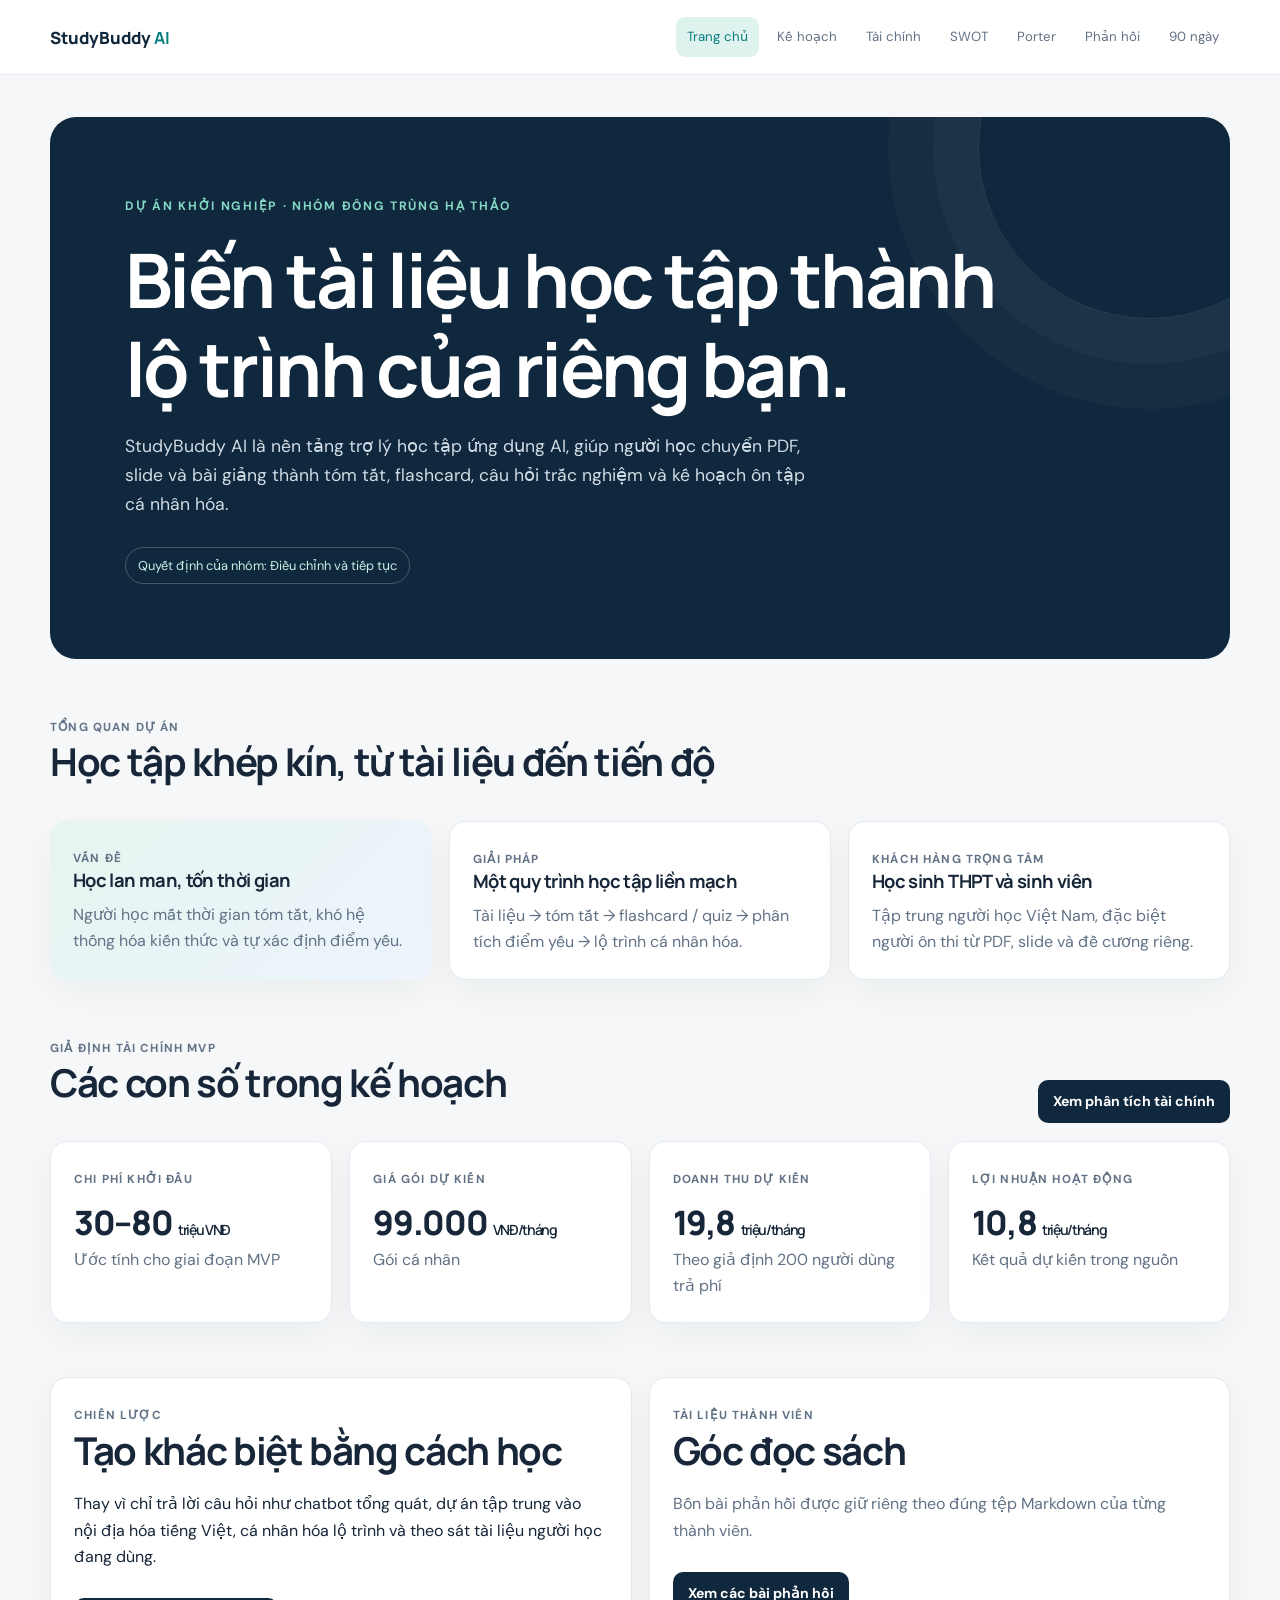
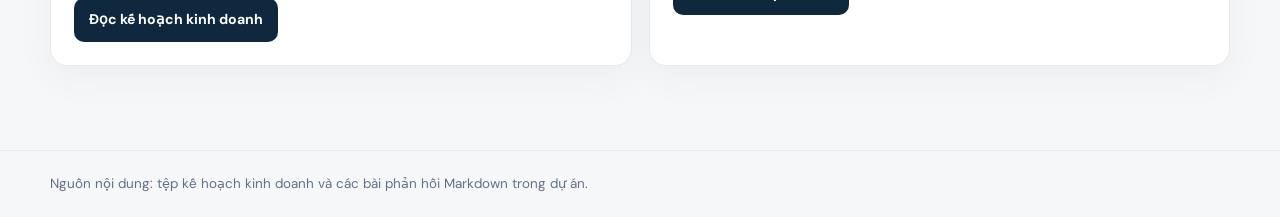
<file: index.html>
<!doctype html><html lang="vi"><head><meta charset="utf-8"><meta name="viewport" content="width=device-width,initial-scale=1"><title>StudyBuddy AI | Dự án khởi nghiệp</title><link rel="stylesheet" href="style.css"></head><body><header class="topbar"><nav class="nav shell"><a class="brand" href="index.html">StudyBuddy <b>AI</b></a><div class="links"><a class="active" href="index.html">Trang chủ</a><a href="business-plan.html">Kế hoạch</a><a href="financial-analysis.html">Tài chính</a><a href="swot.html">SWOT</a><a href="five-forces.html">Porter</a><a href="reflections.html">Phản hồi</a><a href="action-plan.html">90 ngày</a></div></nav></header><main class="shell"><section class="hero"><span class="eyebrow">Dự án khởi nghiệp · Nhóm Đông Trùng Hạ Thảo</span><h1>Biến tài liệu học tập thành lộ trình của riêng bạn.</h1><p>StudyBuddy AI là nền tảng trợ lý học tập ứng dụng AI, giúp người học chuyển PDF, slide và bài giảng thành tóm tắt, flashcard, câu hỏi trắc nghiệm và kế hoạch ôn tập cá nhân hóa.</p><span class="pill">Quyết định của nhóm: Điều chỉnh và tiếp tục</span></section><section class="section"><div class="section-head"><div><span class="label">Tổng quan dự án</span><h2>Học tập khép kín, từ tài liệu đến tiến độ</h2></div></div><div class="grid three"><article class="card feature"><span class="label">Vấn đề</span><h3>Học lan man, tốn thời gian</h3><p class="muted">Người học mất thời gian tóm tắt, khó hệ thống hóa kiến thức và tự xác định điểm yếu.</p></article><article class="card"><span class="label">Giải pháp</span><h3>Một quy trình học tập liền mạch</h3><p class="muted">Tài liệu → tóm tắt → flashcard / quiz → phân tích điểm yếu → lộ trình cá nhân hóa.</p></article><article class="card"><span class="label">Khách hàng trọng tâm</span><h3>Học sinh THPT và sinh viên</h3><p class="muted">Tập trung người học Việt Nam, đặc biệt người ôn thi từ PDF, slide và đề cương riêng.</p></article></div></section><section class="section"><div class="section-head"><div><span class="label">Giả định tài chính MVP</span><h2>Các con số trong kế hoạch</h2></div><a class="button" href="financial-analysis.html">Xem phân tích tài chính</a></div><div class="grid four"><article class="card"><span class="label">Chi phí khởi đầu</span><div class="metric">30–80 <small>triệu VNĐ</small></div><p class="muted">Ước tính cho giai đoạn MVP</p></article><article class="card"><span class="label">Giá gói dự kiến</span><div class="metric">99.000 <small>VNĐ/tháng</small></div><p class="muted">Gói cá nhân</p></article><article class="card"><span class="label">Doanh thu dự kiến</span><div class="metric">19,8 <small>triệu/tháng</small></div><p class="muted">Theo giả định 200 người dùng trả phí</p></article><article class="card"><span class="label">Lợi nhuận hoạt động</span><div class="metric">10,8 <small>triệu/tháng</small></div><p class="muted">Kết quả dự kiến trong nguồn</p></article></div></section><section class="section"><div class="grid two"><article class="card"><span class="label">Chiến lược</span><h2>Tạo khác biệt bằng cách học</h2><p>Thay vì chỉ trả lời câu hỏi như chatbot tổng quát, dự án tập trung vào nội địa hóa tiếng Việt, cá nhân hóa lộ trình và theo sát tài liệu người học đang dùng.</p><a class="button" href="business-plan.html">Đọc kế hoạch kinh doanh</a></article><article class="card"><span class="label">Tài liệu thành viên</span><h2>Góc đọc sách</h2><p class="muted">Bốn bài phản hồi được giữ riêng theo đúng tệp Markdown của từng thành viên.</p><a class="button" href="reflections.html">Xem các bài phản hồi</a></article></div></section></main><footer class="footer"><div class="shell">Nguồn nội dung: tệp kế hoạch kinh doanh và các bài phản hồi Markdown trong dự án.</div></footer></body></html>
</file>
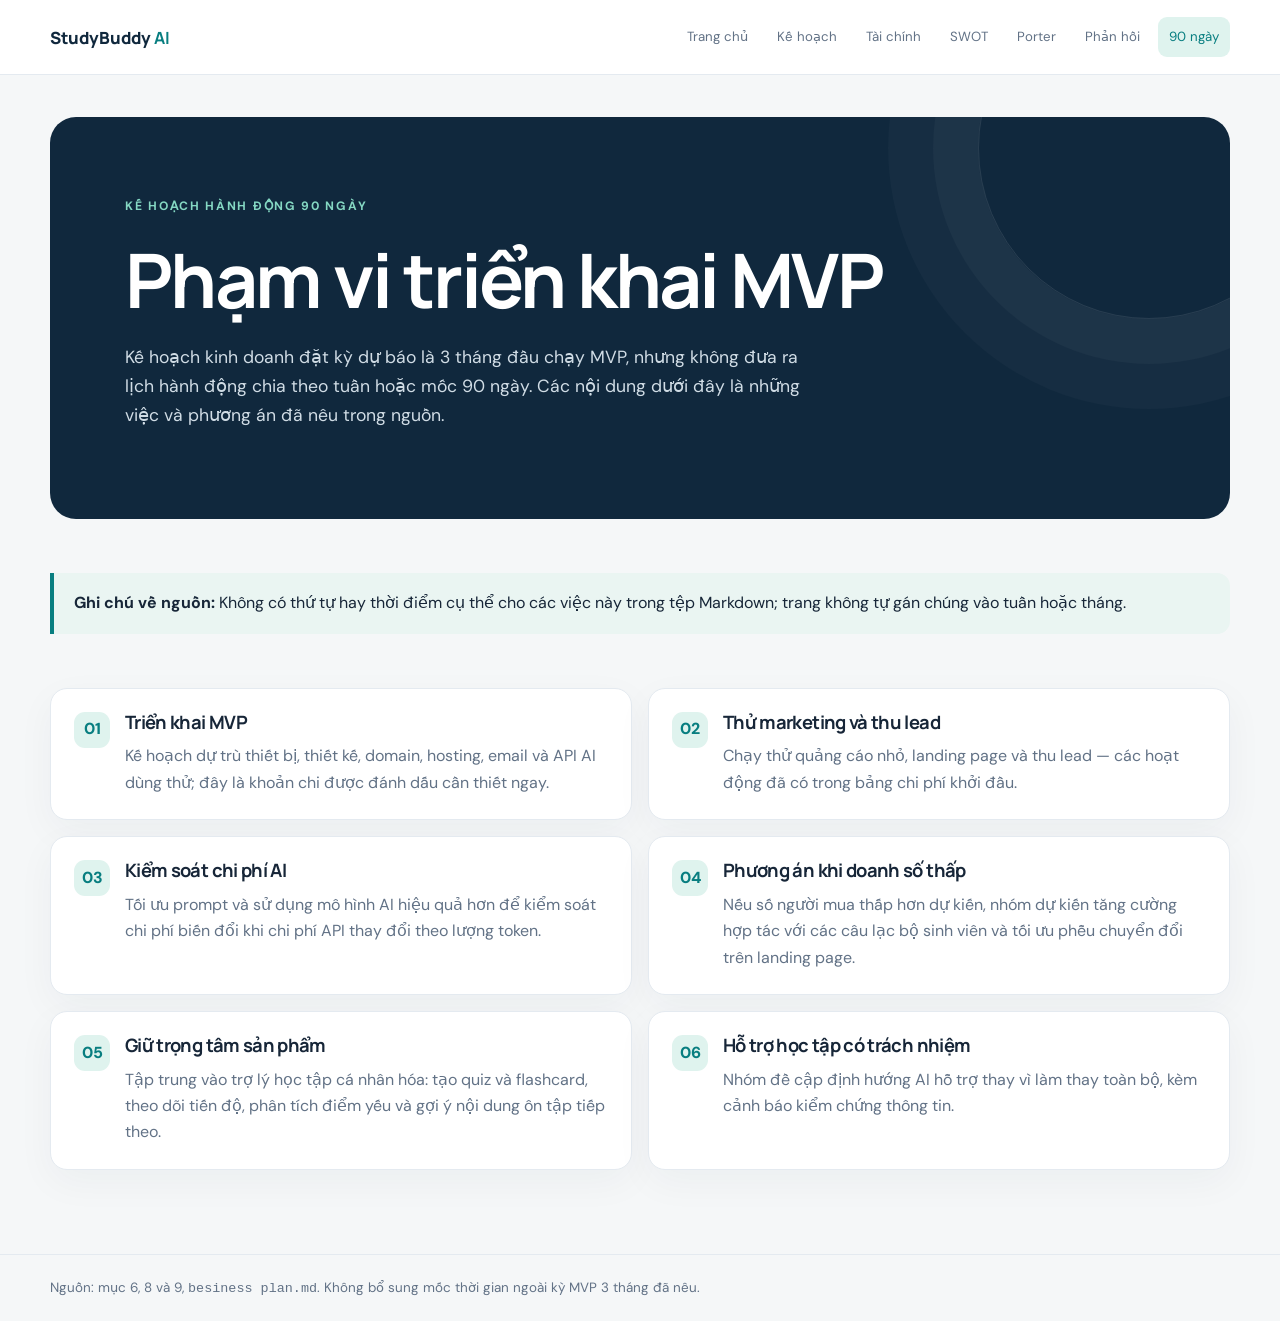
<file: action-plan.html>
<!doctype html><html lang="vi"><head><meta charset="utf-8"><meta name="viewport" content="width=device-width,initial-scale=1"><title>Kế hoạch hành động 90 ngày | StudyBuddy AI</title><link rel="stylesheet" href="style.css"></head><body><header class="topbar"><nav class="nav shell"><a class="brand" href="index.html">StudyBuddy <b>AI</b></a><div class="links"><a href="index.html">Trang chủ</a><a href="business-plan.html">Kế hoạch</a><a href="financial-analysis.html">Tài chính</a><a href="swot.html">SWOT</a><a href="five-forces.html">Porter</a><a href="reflections.html">Phản hồi</a><a class="active" href="action-plan.html">90 ngày</a></div></nav></header><main class="shell"><section class="hero"><span class="eyebrow">Kế hoạch hành động 90 ngày</span><h1>Phạm vi triển khai MVP</h1><p>Kế hoạch kinh doanh đặt kỳ dự báo là 3 tháng đầu chạy MVP, nhưng không đưa ra lịch hành động chia theo tuần hoặc mốc 90 ngày. Các nội dung dưới đây là những việc và phương án đã nêu trong nguồn.</p></section><section class="section"><div class="callout"><strong>Ghi chú về nguồn:</strong> Không có thứ tự hay thời điểm cụ thể cho các việc này trong tệp Markdown; trang không tự gán chúng vào tuần hoặc tháng.</div></section><section class="section"><div class="steps"><article class="card step"><span class="step-mark">01</span><div><h3>Triển khai MVP</h3><p class="muted">Kế hoạch dự trù thiết bị, thiết kế, domain, hosting, email và API AI dùng thử; đây là khoản chi được đánh dấu cần thiết ngay.</p></div></article><article class="card step"><span class="step-mark">02</span><div><h3>Thử marketing và thu lead</h3><p class="muted">Chạy thử quảng cáo nhỏ, landing page và thu lead — các hoạt động đã có trong bảng chi phí khởi đầu.</p></div></article><article class="card step"><span class="step-mark">03</span><div><h3>Kiểm soát chi phí AI</h3><p class="muted">Tối ưu prompt và sử dụng mô hình AI hiệu quả hơn để kiểm soát chi phí biến đổi khi chi phí API thay đổi theo lượng token.</p></div></article><article class="card step"><span class="step-mark">04</span><div><h3>Phương án khi doanh số thấp</h3><p class="muted">Nếu số người mua thấp hơn dự kiến, nhóm dự kiến tăng cường hợp tác với các câu lạc bộ sinh viên và tối ưu phễu chuyển đổi trên landing page.</p></div></article><article class="card step"><span class="step-mark">05</span><div><h3>Giữ trọng tâm sản phẩm</h3><p class="muted">Tập trung vào trợ lý học tập cá nhân hóa: tạo quiz và flashcard, theo dõi tiến độ, phân tích điểm yếu và gợi ý nội dung ôn tập tiếp theo.</p></div></article><article class="card step"><span class="step-mark">06</span><div><h3>Hỗ trợ học tập có trách nhiệm</h3><p class="muted">Nhóm đề cập định hướng AI hỗ trợ thay vì làm thay toàn bộ, kèm cảnh báo kiểm chứng thông tin.</p></div></article></div></section></main><footer class="footer"><div class="shell">Nguồn: mục 6, 8 và 9, <code>besiness plan.md</code>. Không bổ sung mốc thời gian ngoài kỳ MVP 3 tháng đã nêu.</div></footer></body></html>
</file>
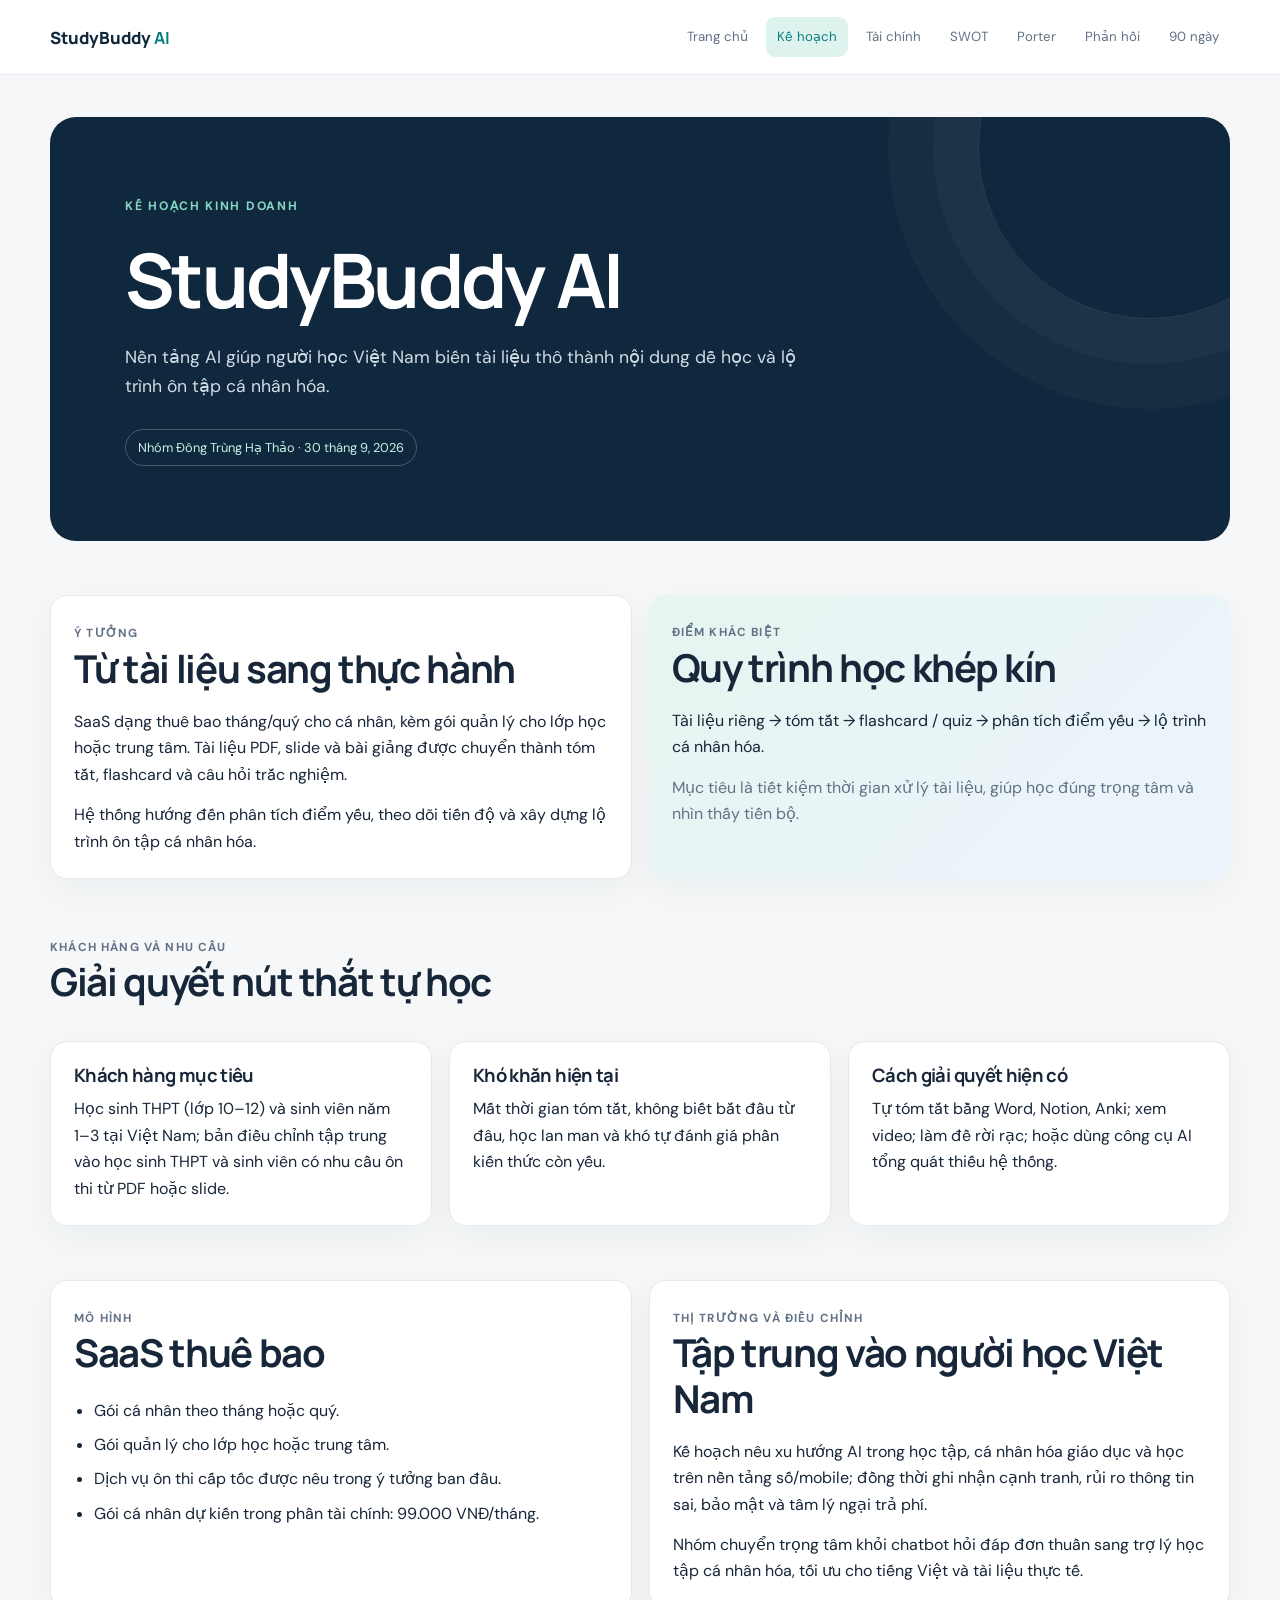
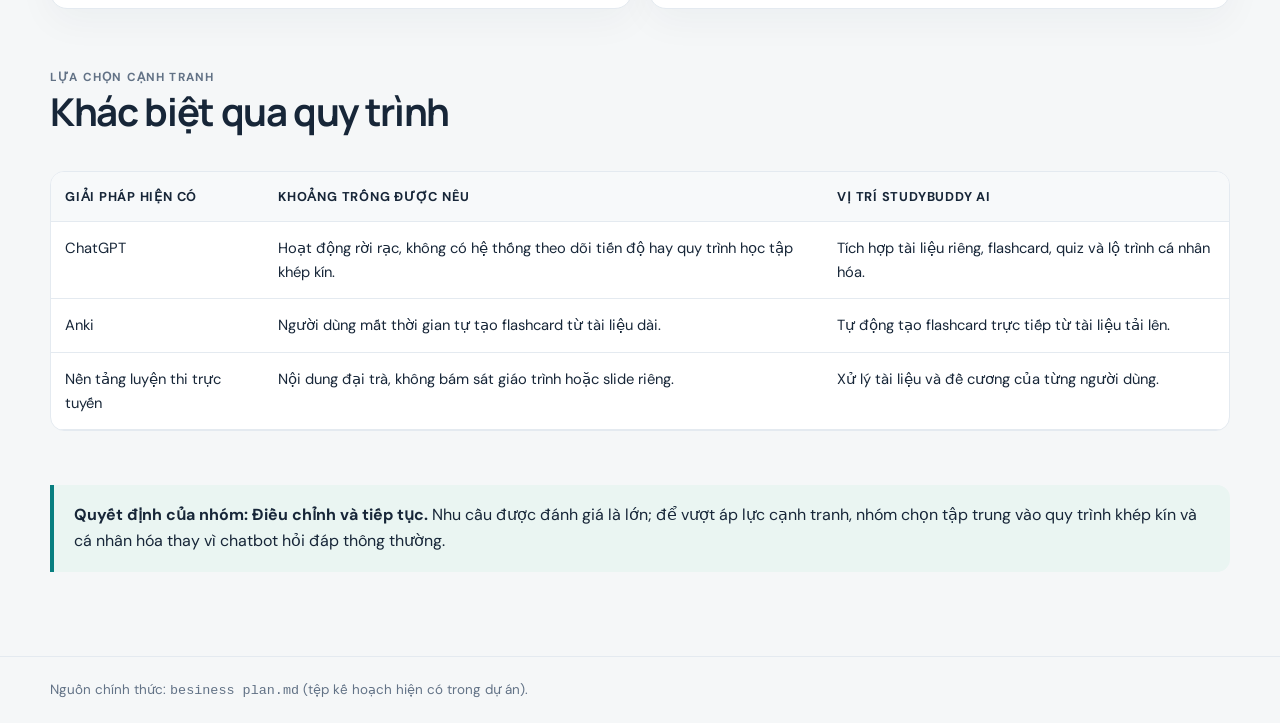
<file: business-plan.html>
<!doctype html><html lang="vi"><head><meta charset="utf-8"><meta name="viewport" content="width=device-width,initial-scale=1"><title>Kế hoạch kinh doanh | StudyBuddy AI</title><link rel="stylesheet" href="style.css"></head><body><header class="topbar"><nav class="nav shell"><a class="brand" href="index.html">StudyBuddy <b>AI</b></a><div class="links"><a href="index.html">Trang chủ</a><a class="active" href="business-plan.html">Kế hoạch</a><a href="financial-analysis.html">Tài chính</a><a href="swot.html">SWOT</a><a href="five-forces.html">Porter</a><a href="reflections.html">Phản hồi</a><a href="action-plan.html">90 ngày</a></div></nav></header><main class="shell"><section class="hero"><span class="eyebrow">Kế hoạch kinh doanh</span><h1>StudyBuddy AI</h1><p>Nền tảng AI giúp người học Việt Nam biến tài liệu thô thành nội dung dễ học và lộ trình ôn tập cá nhân hóa.</p><span class="pill">Nhóm Đông Trùng Hạ Thảo · 30 tháng 9, 2026</span></section><section class="section grid two"><article class="card"><span class="label">Ý tưởng</span><h2>Từ tài liệu sang thực hành</h2><p>SaaS dạng thuê bao tháng/quý cho cá nhân, kèm gói quản lý cho lớp học hoặc trung tâm. Tài liệu PDF, slide và bài giảng được chuyển thành tóm tắt, flashcard và câu hỏi trắc nghiệm.</p><p>Hệ thống hướng đến phân tích điểm yếu, theo dõi tiến độ và xây dựng lộ trình ôn tập cá nhân hóa.</p></article><article class="card feature"><span class="label">Điểm khác biệt</span><h2>Quy trình học khép kín</h2><p>Tài liệu riêng → tóm tắt → flashcard / quiz → phân tích điểm yếu → lộ trình cá nhân hóa.</p><p class="muted">Mục tiêu là tiết kiệm thời gian xử lý tài liệu, giúp học đúng trọng tâm và nhìn thấy tiến bộ.</p></article></section><section class="section"><div class="section-head"><div><span class="label">Khách hàng và nhu cầu</span><h2>Giải quyết nút thắt tự học</h2></div></div><div class="grid three"><article class="card"><h3>Khách hàng mục tiêu</h3><p>Học sinh THPT (lớp 10–12) và sinh viên năm 1–3 tại Việt Nam; bản điều chỉnh tập trung vào học sinh THPT và sinh viên có nhu cầu ôn thi từ PDF hoặc slide.</p></article><article class="card"><h3>Khó khăn hiện tại</h3><p>Mất thời gian tóm tắt, không biết bắt đầu từ đâu, học lan man và khó tự đánh giá phần kiến thức còn yếu.</p></article><article class="card"><h3>Cách giải quyết hiện có</h3><p>Tự tóm tắt bằng Word, Notion, Anki; xem video; làm đề rời rạc; hoặc dùng công cụ AI tổng quát thiếu hệ thống.</p></article></div></section><section class="section grid two"><article class="card"><span class="label">Mô hình</span><h2>SaaS thuê bao</h2><ul class="list"><li>Gói cá nhân theo tháng hoặc quý.</li><li>Gói quản lý cho lớp học hoặc trung tâm.</li><li>Dịch vụ ôn thi cấp tốc được nêu trong ý tưởng ban đầu.</li><li>Gói cá nhân dự kiến trong phần tài chính: 99.000 VNĐ/tháng.</li></ul></article><article class="card"><span class="label">Thị trường và điều chỉnh</span><h2>Tập trung vào người học Việt Nam</h2><p>Kế hoạch nêu xu hướng AI trong học tập, cá nhân hóa giáo dục và học trên nền tảng số/mobile; đồng thời ghi nhận cạnh tranh, rủi ro thông tin sai, bảo mật và tâm lý ngại trả phí.</p><p>Nhóm chuyển trọng tâm khỏi chatbot hỏi đáp đơn thuần sang trợ lý học tập cá nhân hóa, tối ưu cho tiếng Việt và tài liệu thực tế.</p></article></section><section class="section"><div class="section-head"><div><span class="label">Lựa chọn cạnh tranh</span><h2>Khác biệt qua quy trình</h2></div></div><div class="table-wrap"><table><thead><tr><th>Giải pháp hiện có</th><th>Khoảng trống được nêu</th><th>Vị trí StudyBuddy AI</th></tr></thead><tbody><tr><td>ChatGPT</td><td>Hoạt động rời rạc, không có hệ thống theo dõi tiến độ hay quy trình học tập khép kín.</td><td>Tích hợp tài liệu riêng, flashcard, quiz và lộ trình cá nhân hóa.</td></tr><tr><td>Anki</td><td>Người dùng mất thời gian tự tạo flashcard từ tài liệu dài.</td><td>Tự động tạo flashcard trực tiếp từ tài liệu tải lên.</td></tr><tr><td>Nền tảng luyện thi trực tuyến</td><td>Nội dung đại trà, không bám sát giáo trình hoặc slide riêng.</td><td>Xử lý tài liệu và đề cương của từng người dùng.</td></tr></tbody></table></div></section><section class="section"><div class="callout"><strong>Quyết định của nhóm: Điều chỉnh và tiếp tục.</strong> Nhu cầu được đánh giá là lớn; để vượt áp lực cạnh tranh, nhóm chọn tập trung vào quy trình khép kín và cá nhân hóa thay vì chatbot hỏi đáp thông thường.</div></section></main><footer class="footer"><div class="shell">Nguồn chính thức: <code>besiness plan.md</code> (tệp kế hoạch hiện có trong dự án).</div></footer></body></html>
</file>
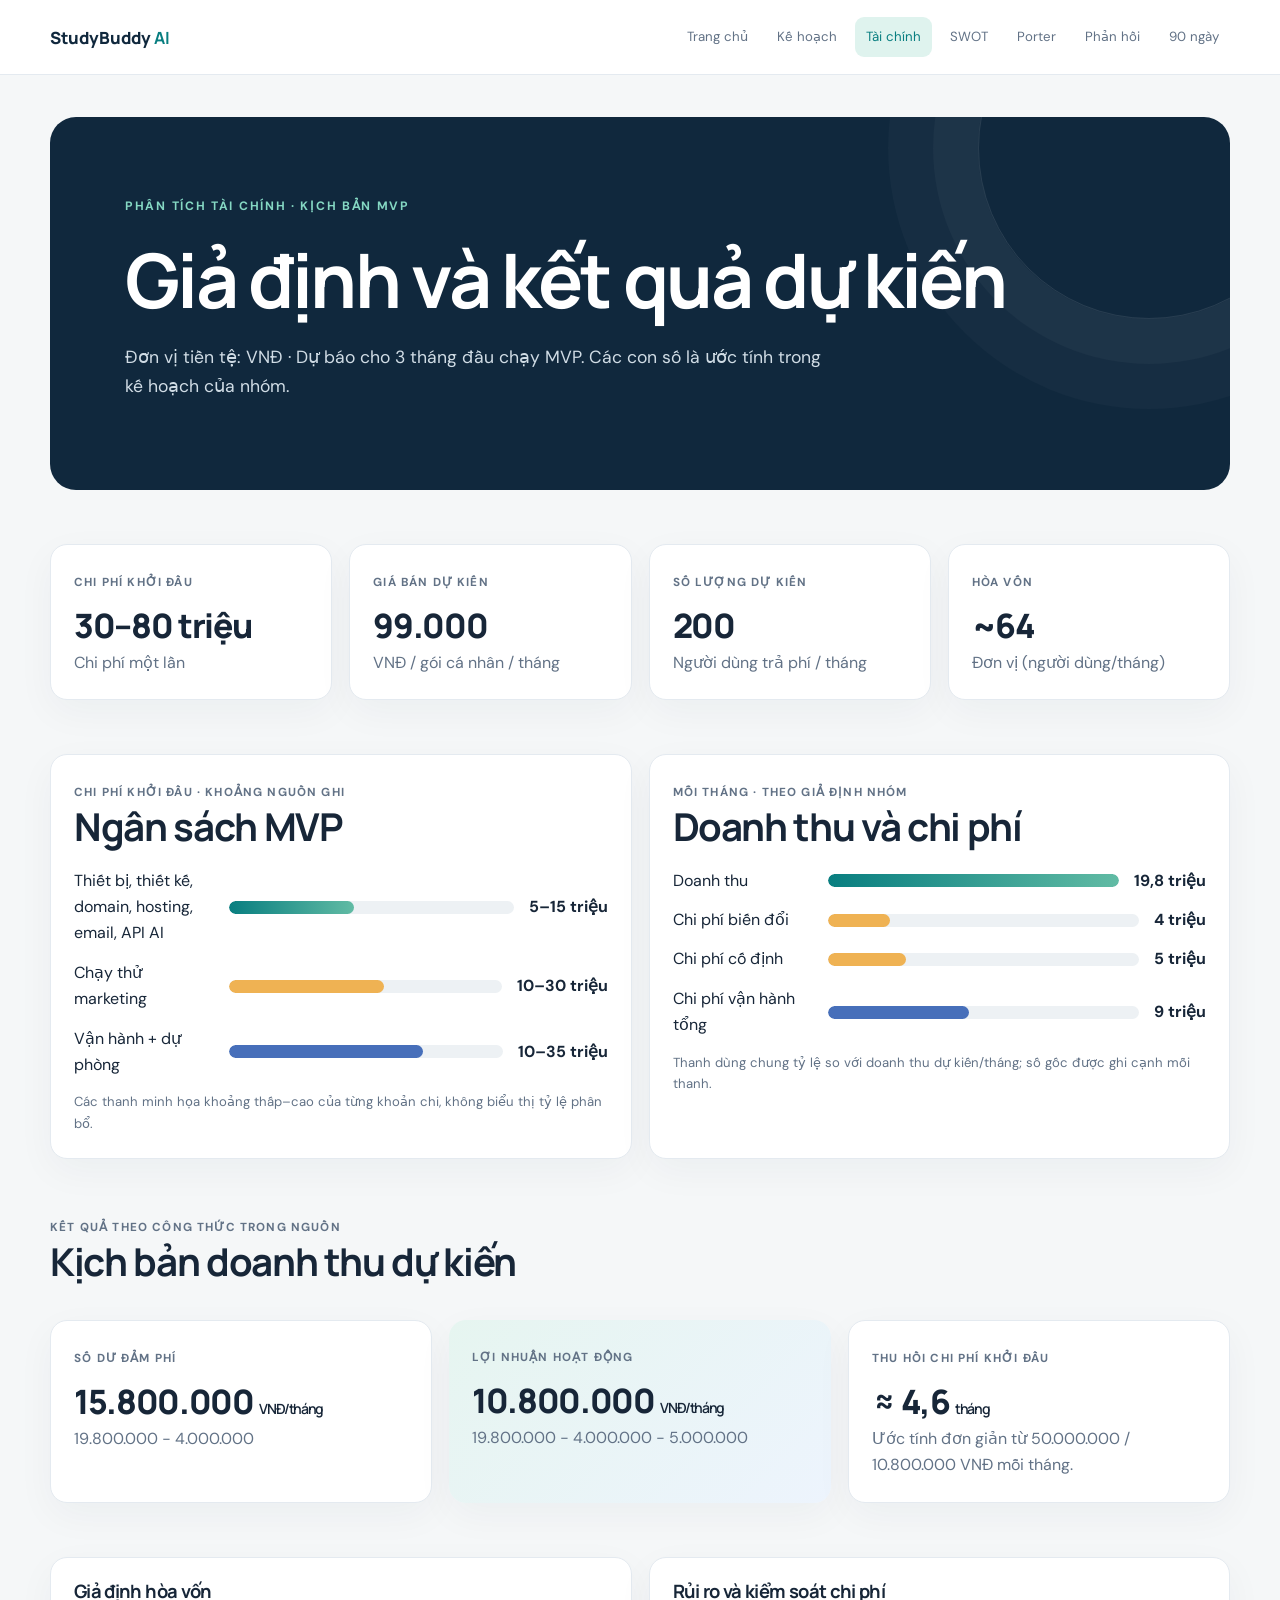
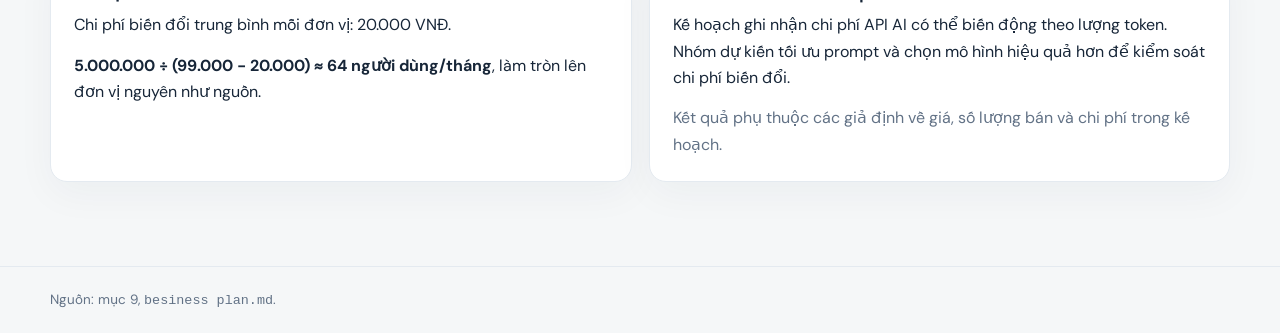
<file: financial-analysis.html>
<!doctype html><html lang="vi"><head><meta charset="utf-8"><meta name="viewport" content="width=device-width,initial-scale=1"><title>Phân tích tài chính | StudyBuddy AI</title><link rel="stylesheet" href="style.css"></head><body><header class="topbar"><nav class="nav shell"><a class="brand" href="index.html">StudyBuddy <b>AI</b></a><div class="links"><a href="index.html">Trang chủ</a><a href="business-plan.html">Kế hoạch</a><a class="active" href="financial-analysis.html">Tài chính</a><a href="swot.html">SWOT</a><a href="five-forces.html">Porter</a><a href="reflections.html">Phản hồi</a><a href="action-plan.html">90 ngày</a></div></nav></header><main class="shell"><section class="hero"><span class="eyebrow">Phân tích tài chính · Kịch bản MVP</span><h1>Giả định và kết quả dự kiến</h1><p>Đơn vị tiền tệ: VNĐ · Dự báo cho 3 tháng đầu chạy MVP. Các con số là ước tính trong kế hoạch của nhóm.</p></section><section class="section"><div class="grid four"><article class="card"><span class="label">Chi phí khởi đầu</span><div class="metric">30–80 triệu</div><p class="muted">Chi phí một lần</p></article><article class="card"><span class="label">Giá bán dự kiến</span><div class="metric">99.000</div><p class="muted">VNĐ / gói cá nhân / tháng</p></article><article class="card"><span class="label">Số lượng dự kiến</span><div class="metric">200</div><p class="muted">Người dùng trả phí / tháng</p></article><article class="card"><span class="label">Hòa vốn</span><div class="metric">~64</div><p class="muted">Đơn vị (người dùng/tháng)</p></article></div></section><section class="section grid two"><article class="card"><span class="label">Chi phí khởi đầu · khoảng nguồn ghi</span><h2>Ngân sách MVP</h2><div class="bar-row"><span>Thiết bị, thiết kế, domain, hosting, email, API AI</span><div class="bar-track"><div class="bar" style="width:44%"></div></div><b>5–15 triệu</b></div><div class="bar-row"><span>Chạy thử marketing</span><div class="bar-track"><div class="bar cost" style="width:57%"></div></div><b>10–30 triệu</b></div><div class="bar-row"><span>Vận hành + dự phòng</span><div class="bar-track"><div class="bar profit" style="width:71%"></div></div><b>10–35 triệu</b></div><p class="bar-note">Các thanh minh họa khoảng thấp–cao của từng khoản chi, không biểu thị tỷ lệ phân bổ.</p></article><article class="card"><span class="label">Mỗi tháng · theo giả định nhóm</span><h2>Doanh thu và chi phí</h2><div class="bar-row"><span>Doanh thu</span><div class="bar-track"><div class="bar" style="width:100%"></div></div><b>19,8 triệu</b></div><div class="bar-row"><span>Chi phí biến đổi</span><div class="bar-track"><div class="bar cost" style="width:20.2%"></div></div><b>4 triệu</b></div><div class="bar-row"><span>Chi phí cố định</span><div class="bar-track"><div class="bar cost" style="width:25.3%"></div></div><b>5 triệu</b></div><div class="bar-row"><span>Chi phí vận hành tổng</span><div class="bar-track"><div class="bar profit" style="width:45.5%"></div></div><b>9 triệu</b></div><p class="bar-note">Thanh dùng chung tỷ lệ so với doanh thu dự kiến/tháng; số gốc được ghi cạnh mỗi thanh.</p></article></section><section class="section"><div class="section-head"><div><span class="label">Kết quả theo công thức trong nguồn</span><h2>Kịch bản doanh thu dự kiến</h2></div></div><div class="grid three"><article class="card"><span class="label">Số dư đảm phí</span><div class="metric">15.800.000 <small>VNĐ/tháng</small></div><p class="muted">19.800.000 − 4.000.000</p></article><article class="card feature"><span class="label">Lợi nhuận hoạt động</span><div class="metric">10.800.000 <small>VNĐ/tháng</small></div><p class="muted">19.800.000 − 4.000.000 − 5.000.000</p></article><article class="card"><span class="label">Thu hồi chi phí khởi đầu</span><div class="metric">≈ 4,6 <small>tháng</small></div><p class="muted">Ước tính đơn giản từ 50.000.000 / 10.800.000 VNĐ mỗi tháng.</p></article></div></section><section class="section grid two"><article class="card"><h3>Giả định hòa vốn</h3><p>Chi phí biến đổi trung bình mỗi đơn vị: 20.000 VNĐ.</p><p><strong>5.000.000 ÷ (99.000 − 20.000) ≈ 64 người dùng/tháng</strong>, làm tròn lên đơn vị nguyên như nguồn.</p></article><article class="card"><h3>Rủi ro và kiểm soát chi phí</h3><p>Kế hoạch ghi nhận chi phí API AI có thể biến động theo lượng token. Nhóm dự kiến tối ưu prompt và chọn mô hình hiệu quả hơn để kiểm soát chi phí biến đổi.</p><p class="muted">Kết quả phụ thuộc các giả định về giá, số lượng bán và chi phí trong kế hoạch.</p></article></div></section></main><footer class="footer"><div class="shell">Nguồn: mục 9, <code>besiness plan.md</code>.</div></footer></body></html>
</file>
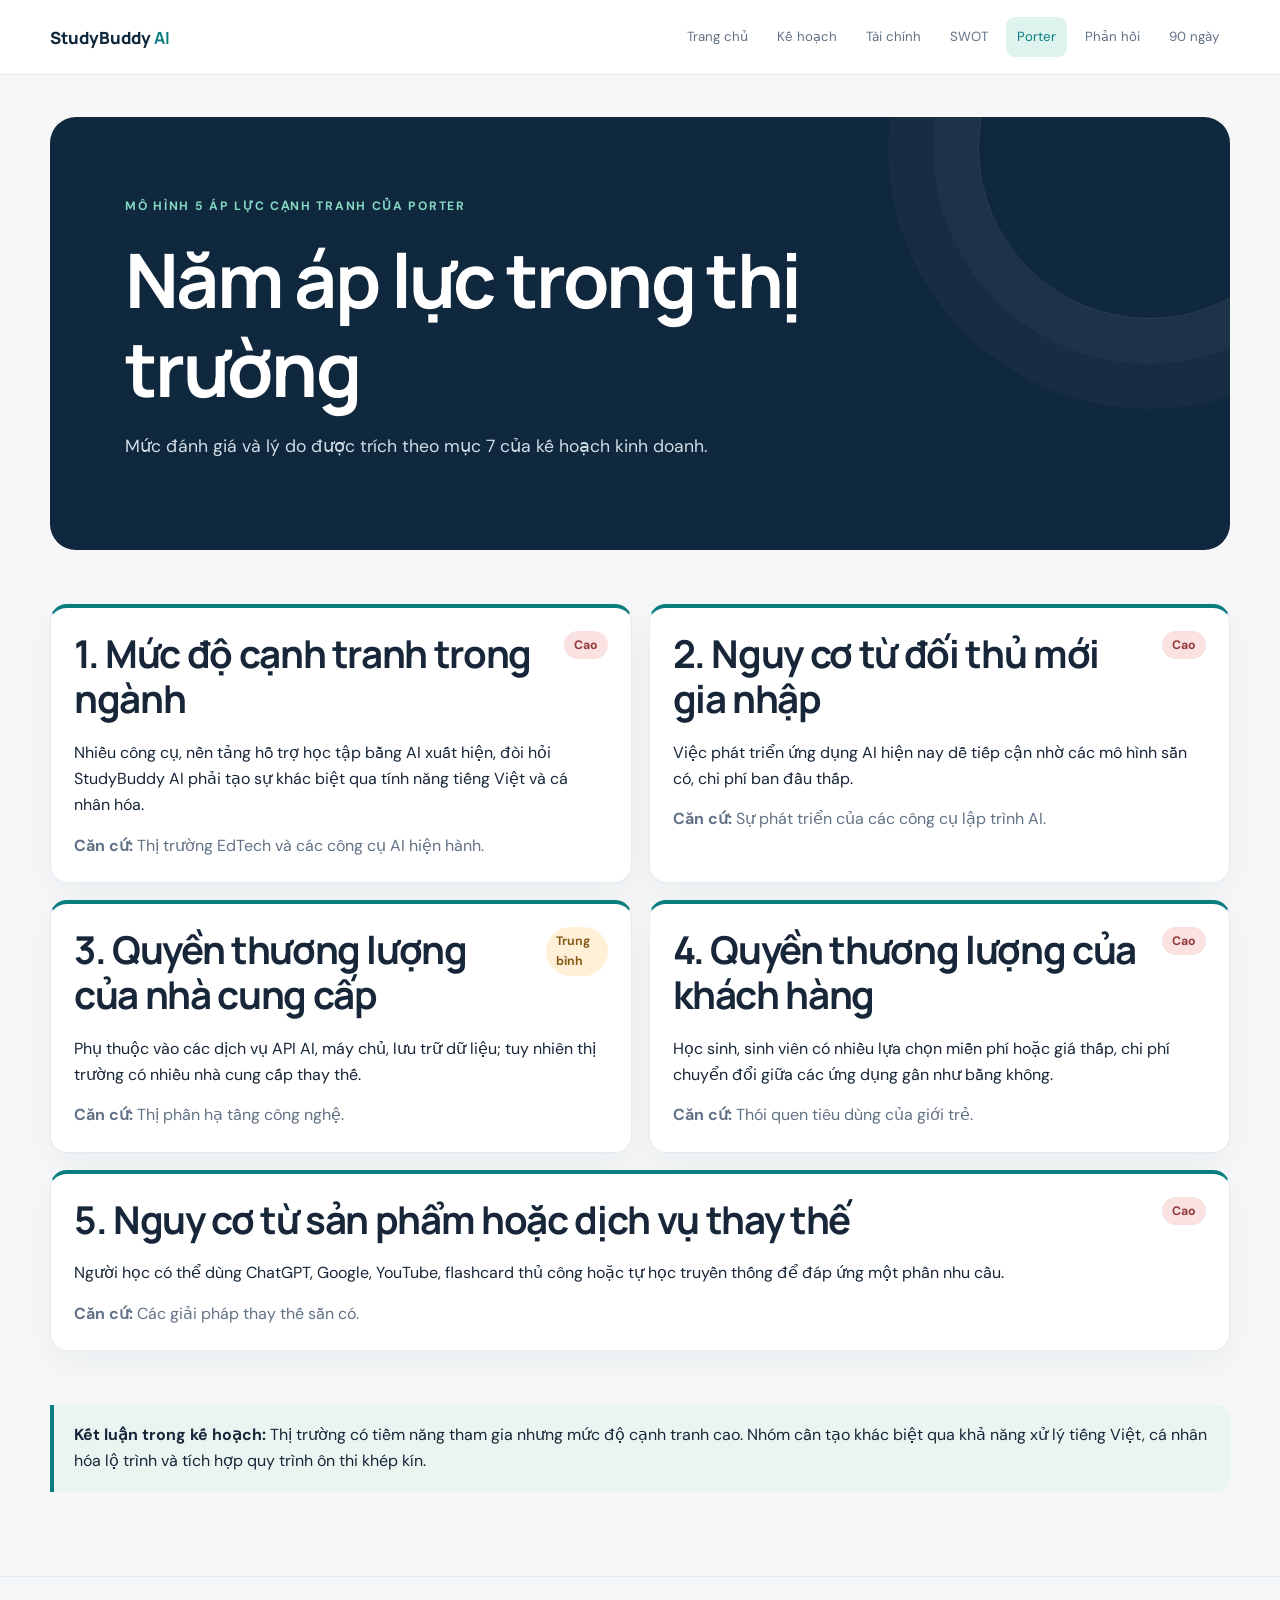
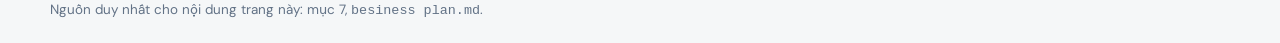
<file: five-forces.html>
<!doctype html><html lang="vi"><head><meta charset="utf-8"><meta name="viewport" content="width=device-width,initial-scale=1"><title>Porter’s Five Forces | StudyBuddy AI</title><link rel="stylesheet" href="style.css"></head><body><header class="topbar"><nav class="nav shell"><a class="brand" href="index.html">StudyBuddy <b>AI</b></a><div class="links"><a href="index.html">Trang chủ</a><a href="business-plan.html">Kế hoạch</a><a href="financial-analysis.html">Tài chính</a><a href="swot.html">SWOT</a><a class="active" href="five-forces.html">Porter</a><a href="reflections.html">Phản hồi</a><a href="action-plan.html">90 ngày</a></div></nav></header><main class="shell"><section class="hero"><span class="eyebrow">Mô hình 5 áp lực cạnh tranh của Porter</span><h1>Năm áp lực trong thị trường</h1><p>Mức đánh giá và lý do được trích theo mục 7 của kế hoạch kinh doanh.</p></section><section class="section five"><article class="card force"><div class="force-head"><h2>1. Mức độ cạnh tranh trong ngành</h2><span class="tag high">Cao</span></div><p>Nhiều công cụ, nền tảng hỗ trợ học tập bằng AI xuất hiện, đòi hỏi StudyBuddy AI phải tạo sự khác biệt qua tính năng tiếng Việt và cá nhân hóa.</p><p class="muted"><strong>Căn cứ:</strong> Thị trường EdTech và các công cụ AI hiện hành.</p></article><article class="card force"><div class="force-head"><h2>2. Nguy cơ từ đối thủ mới gia nhập</h2><span class="tag high">Cao</span></div><p>Việc phát triển ứng dụng AI hiện nay dễ tiếp cận nhờ các mô hình sẵn có, chi phí ban đầu thấp.</p><p class="muted"><strong>Căn cứ:</strong> Sự phát triển của các công cụ lập trình AI.</p></article><article class="card force"><div class="force-head"><h2>3. Quyền thương lượng của nhà cung cấp</h2><span class="tag medium">Trung bình</span></div><p>Phụ thuộc vào các dịch vụ API AI, máy chủ, lưu trữ dữ liệu; tuy nhiên thị trường có nhiều nhà cung cấp thay thế.</p><p class="muted"><strong>Căn cứ:</strong> Thị phần hạ tầng công nghệ.</p></article><article class="card force"><div class="force-head"><h2>4. Quyền thương lượng của khách hàng</h2><span class="tag high">Cao</span></div><p>Học sinh, sinh viên có nhiều lựa chọn miễn phí hoặc giá thấp, chi phí chuyển đổi giữa các ứng dụng gần như bằng không.</p><p class="muted"><strong>Căn cứ:</strong> Thói quen tiêu dùng của giới trẻ.</p></article><article class="card force"><div class="force-head"><h2>5. Nguy cơ từ sản phẩm hoặc dịch vụ thay thế</h2><span class="tag high">Cao</span></div><p>Người học có thể dùng ChatGPT, Google, YouTube, flashcard thủ công hoặc tự học truyền thống để đáp ứng một phần nhu cầu.</p><p class="muted"><strong>Căn cứ:</strong> Các giải pháp thay thế sẵn có.</p></article></section><section class="section"><div class="callout"><strong>Kết luận trong kế hoạch:</strong> Thị trường có tiềm năng tham gia nhưng mức độ cạnh tranh cao. Nhóm cần tạo khác biệt qua khả năng xử lý tiếng Việt, cá nhân hóa lộ trình và tích hợp quy trình ôn thi khép kín.</div></section></main><footer class="footer"><div class="shell">Nguồn duy nhất cho nội dung trang này: mục 7, <code>besiness plan.md</code>.</div></footer></body></html>
</file>
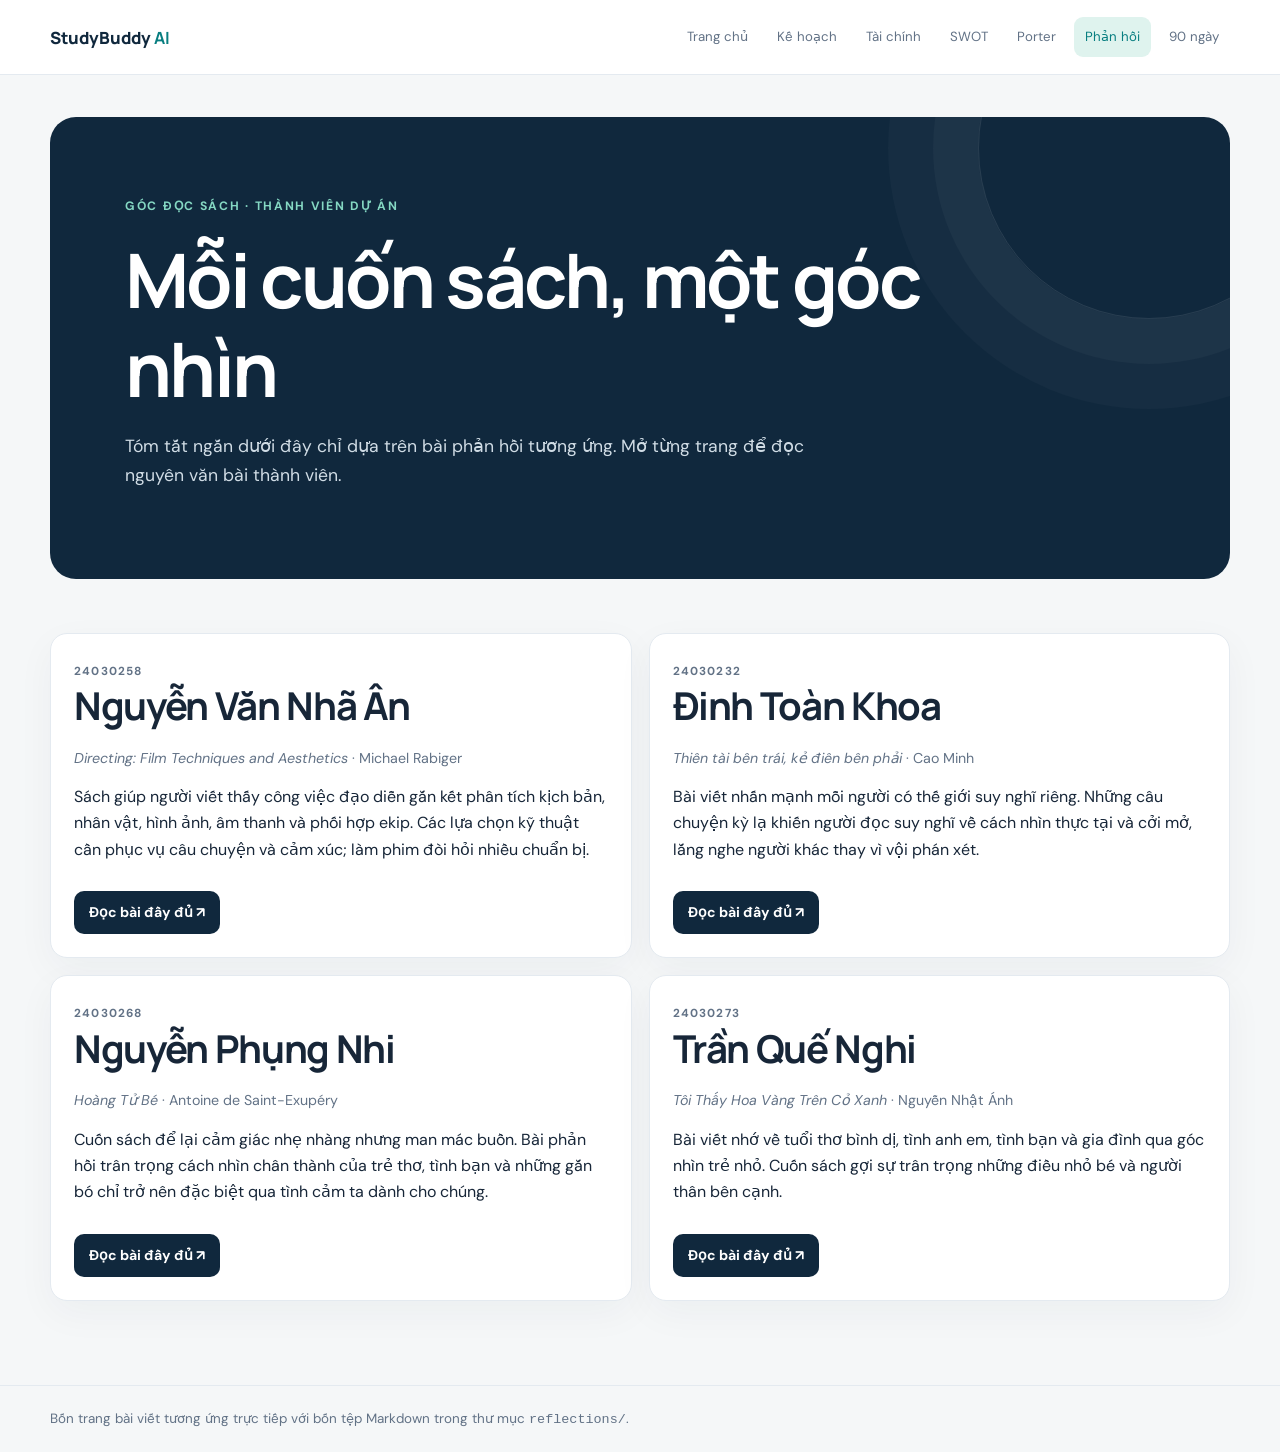
<file: reflections.html>
<!doctype html><html lang="vi"><head><meta charset="utf-8"><meta name="viewport" content="width=device-width,initial-scale=1"><title>Phản hồi đọc sách | StudyBuddy AI</title><link rel="stylesheet" href="style.css"></head><body><header class="topbar"><nav class="nav shell"><a class="brand" href="index.html">StudyBuddy <b>AI</b></a><div class="links"><a href="index.html">Trang chủ</a><a href="business-plan.html">Kế hoạch</a><a href="financial-analysis.html">Tài chính</a><a href="swot.html">SWOT</a><a href="five-forces.html">Porter</a><a class="active" href="reflections.html">Phản hồi</a><a href="action-plan.html">90 ngày</a></div></nav></header><main class="shell"><section class="hero"><span class="eyebrow">Góc đọc sách · Thành viên dự án</span><h1>Mỗi cuốn sách, một góc nhìn</h1><p>Tóm tắt ngắn dưới đây chỉ dựa trên bài phản hồi tương ứng. Mở từng trang để đọc nguyên văn bài thành viên.</p></section><section class="section grid two"><article class="card"><span class="label">24030258</span><h2>Nguyễn Văn Nhã Ân</h2><p class="book-meta"><em>Directing: Film Techniques and Aesthetics</em> · Michael Rabiger</p><p>Sách giúp người viết thấy công việc đạo diễn gắn kết phân tích kịch bản, nhân vật, hình ảnh, âm thanh và phối hợp ekip. Các lựa chọn kỹ thuật cần phục vụ câu chuyện và cảm xúc; làm phim đòi hỏi nhiều chuẩn bị.</p><a class="button" href="./reflections/24030258-nguyen-van-nha-an.html" target="_blank" rel="noopener">Đọc bài đầy đủ ↗</a></article><article class="card"><span class="label">24030232</span><h2>Đinh Toàn Khoa</h2><p class="book-meta"><em>Thiên tài bên trái, kẻ điên bên phải</em> · Cao Minh</p><p>Bài viết nhấn mạnh mỗi người có thế giới suy nghĩ riêng. Những câu chuyện kỳ lạ khiến người đọc suy nghĩ về cách nhìn thực tại và cởi mở, lắng nghe người khác thay vì vội phán xét.</p><a class="button" href="./reflections/24030232-dinh-toan-khoa.html" target="_blank" rel="noopener">Đọc bài đầy đủ ↗</a></article><article class="card"><span class="label">24030268</span><h2>Nguyễn Phụng Nhi</h2><p class="book-meta"><em>Hoàng Tử Bé</em> · Antoine de Saint-Exupéry</p><p>Cuốn sách để lại cảm giác nhẹ nhàng nhưng man mác buồn. Bài phản hồi trân trọng cách nhìn chân thành của trẻ thơ, tình bạn và những gắn bó chỉ trở nên đặc biệt qua tình cảm ta dành cho chúng.</p><a class="button" href="./reflections/24030268-nguyen-phung-nhi.html" target="_blank" rel="noopener">Đọc bài đầy đủ ↗</a></article><article class="card"><span class="label">24030273</span><h2>Trần Quế Nghi</h2><p class="book-meta"><em>Tôi Thấy Hoa Vàng Trên Cỏ Xanh</em> · Nguyễn Nhật Ánh</p><p>Bài viết nhớ về tuổi thơ bình dị, tình anh em, tình bạn và gia đình qua góc nhìn trẻ nhỏ. Cuốn sách gợi sự trân trọng những điều nhỏ bé và người thân bên cạnh.</p><a class="button" href="./reflections/24030273-tran-que-nghi.html" target="_blank" rel="noopener">Đọc bài đầy đủ ↗</a></article></section></main><footer class="footer"><div class="shell">Bốn trang bài viết tương ứng trực tiếp với bốn tệp Markdown trong thư mục <code>reflections/</code>.</div></footer></body></html>
</file>
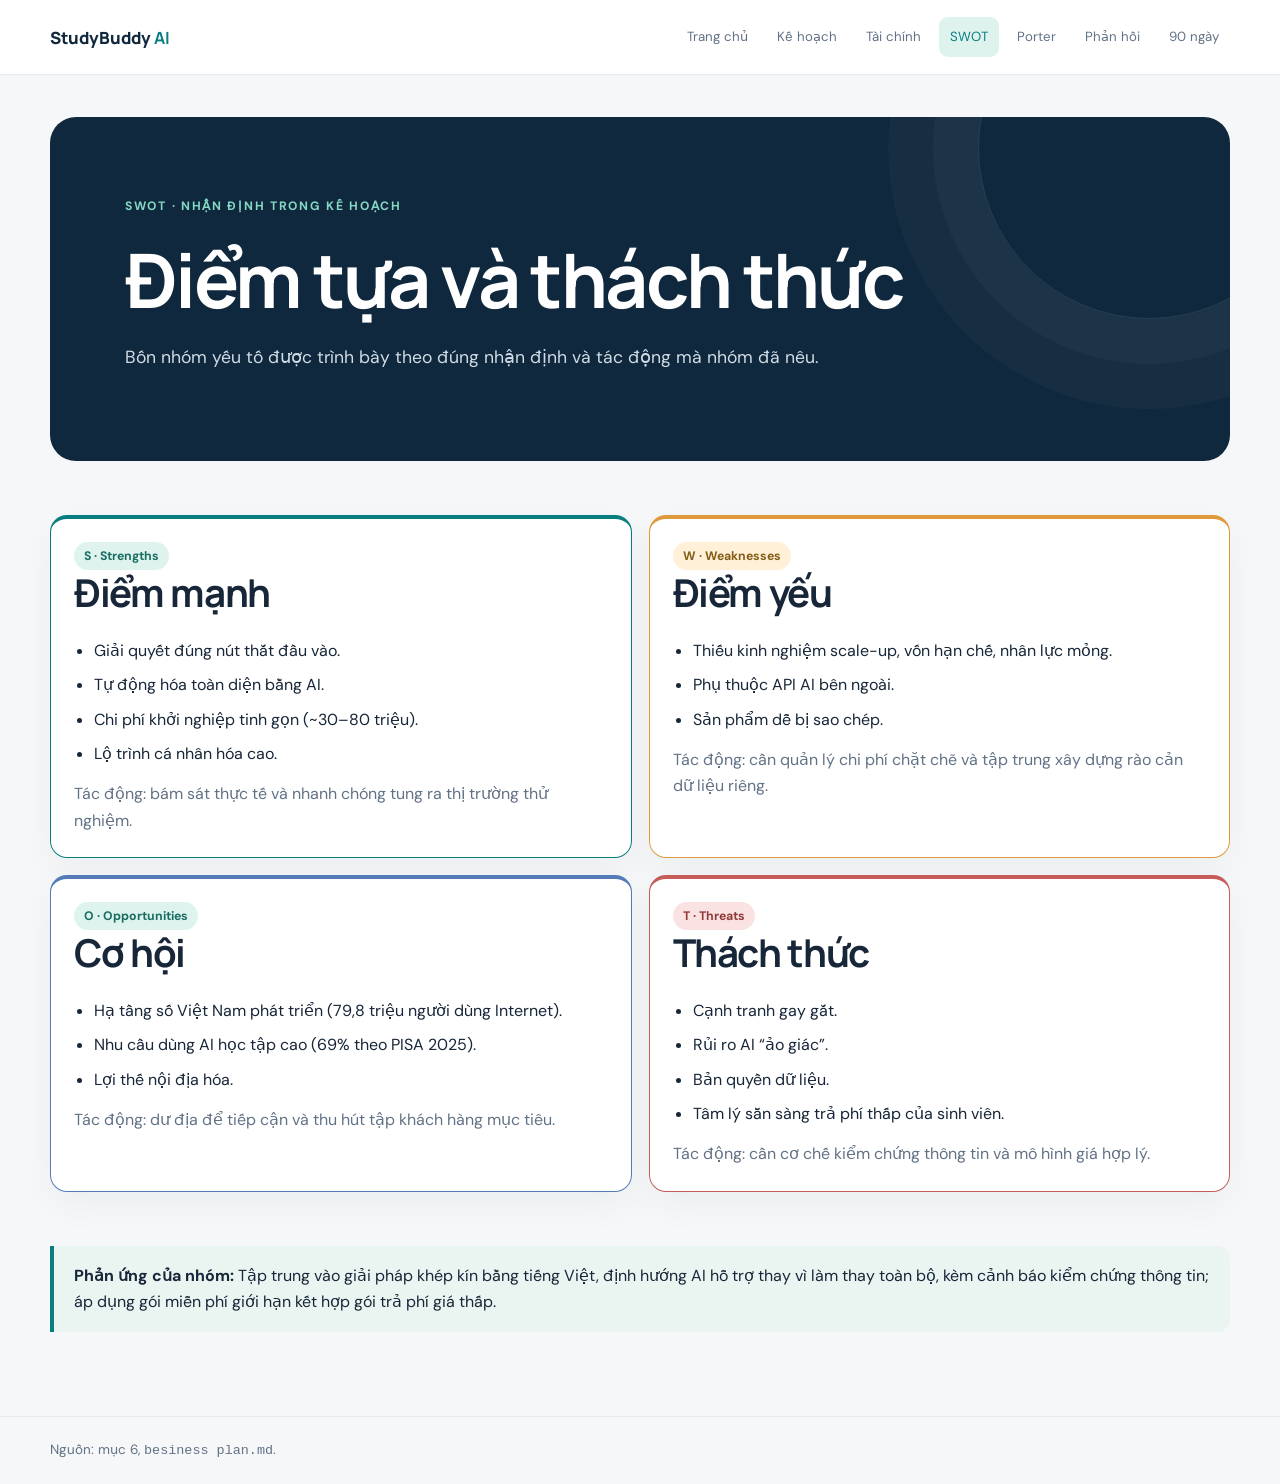
<file: swot.html>
<!doctype html><html lang="vi"><head><meta charset="utf-8"><meta name="viewport" content="width=device-width,initial-scale=1"><title>Phân tích SWOT | StudyBuddy AI</title><link rel="stylesheet" href="style.css"></head><body><header class="topbar"><nav class="nav shell"><a class="brand" href="index.html">StudyBuddy <b>AI</b></a><div class="links"><a href="index.html">Trang chủ</a><a href="business-plan.html">Kế hoạch</a><a href="financial-analysis.html">Tài chính</a><a class="active" href="swot.html">SWOT</a><a href="five-forces.html">Porter</a><a href="reflections.html">Phản hồi</a><a href="action-plan.html">90 ngày</a></div></nav></header><main class="shell"><section class="hero"><span class="eyebrow">SWOT · Nhận định trong kế hoạch</span><h1>Điểm tựa và thách thức</h1><p>Bốn nhóm yếu tố được trình bày theo đúng nhận định và tác động mà nhóm đã nêu.</p></section><section class="section grid two"><article class="card swot s"><span class="tag">S · Strengths</span><h2>Điểm mạnh</h2><ul class="list"><li>Giải quyết đúng nút thắt đầu vào.</li><li>Tự động hóa toàn diện bằng AI.</li><li>Chi phí khởi nghiệp tinh gọn (~30–80 triệu).</li><li>Lộ trình cá nhân hóa cao.</li></ul><p class="muted">Tác động: bám sát thực tế và nhanh chóng tung ra thị trường thử nghiệm.</p></article><article class="card swot w"><span class="tag medium">W · Weaknesses</span><h2>Điểm yếu</h2><ul class="list"><li>Thiếu kinh nghiệm scale-up, vốn hạn chế, nhân lực mỏng.</li><li>Phụ thuộc API AI bên ngoài.</li><li>Sản phẩm dễ bị sao chép.</li></ul><p class="muted">Tác động: cần quản lý chi phí chặt chẽ và tập trung xây dựng rào cản dữ liệu riêng.</p></article><article class="card swot o"><span class="tag">O · Opportunities</span><h2>Cơ hội</h2><ul class="list"><li>Hạ tầng số Việt Nam phát triển (79,8 triệu người dùng Internet).</li><li>Nhu cầu dùng AI học tập cao (69% theo PISA 2025).</li><li>Lợi thế nội địa hóa.</li></ul><p class="muted">Tác động: dư địa để tiếp cận và thu hút tập khách hàng mục tiêu.</p></article><article class="card swot t"><span class="tag high">T · Threats</span><h2>Thách thức</h2><ul class="list"><li>Cạnh tranh gay gắt.</li><li>Rủi ro AI “ảo giác”.</li><li>Bản quyền dữ liệu.</li><li>Tâm lý sẵn sàng trả phí thấp của sinh viên.</li></ul><p class="muted">Tác động: cần cơ chế kiểm chứng thông tin và mô hình giá hợp lý.</p></article></section><section class="section"><div class="callout"><strong>Phản ứng của nhóm:</strong> Tập trung vào giải pháp khép kín bằng tiếng Việt, định hướng AI hỗ trợ thay vì làm thay toàn bộ, kèm cảnh báo kiểm chứng thông tin; áp dụng gói miễn phí giới hạn kết hợp gói trả phí giá thấp.</div></section></main><footer class="footer"><div class="shell">Nguồn: mục 6, <code>besiness plan.md</code>.</div></footer></body></html>
</file>
<file: style.css>
@import url('https://fonts.googleapis.com/css2?family=DM+Sans:wght@400;500;600;700&family=Manrope:wght@400;500;600;700;800&display=swap');
:root{--ink:#172638;--muted:#627286;--paper:#f5f7f8;--card:#fff;--line:#e4eaf0;--teal:#087e80;--mint:#dff3ee;--blue:#dceafb;--amber:#fff0d7;--rose:#fae2e2;--navy:#10283d;--shadow:0 12px 38px #18334c0b}*{box-sizing:border-box}body{margin:0;color:var(--ink);background:var(--paper);font:16px/1.65 'DM Sans',sans-serif}h1,h2,h3{font-family:Manrope,sans-serif;line-height:1.18;letter-spacing:-.035em}h1{font-size:clamp(2.5rem,6vw,4.7rem);max-width:900px;margin:18px 0}h2{font-size:clamp(1.65rem,3vw,2.4rem);margin:0 0 18px}h3{font-size:1.15rem;margin:0 0 10px}p{margin:0 0 14px}.shell{max-width:1180px;width:calc(100% - 44px);margin:auto}.topbar{background:#fff;border-bottom:1px solid var(--line);position:sticky;top:0;z-index:5}.nav{min-height:74px;display:flex;align-items:center;justify-content:space-between;gap:24px}.brand{font:800 1.05rem Manrope,sans-serif;color:var(--navy);text-decoration:none;white-space:nowrap}.brand b{color:var(--teal)}.links{display:flex;gap:7px;overflow:auto}.links a{color:var(--muted);text-decoration:none;font-size:.83rem;padding:9px 11px;border-radius:9px;white-space:nowrap}.links a:hover,.links a.active{background:var(--mint);color:var(--teal)}main{padding:42px 0 84px}.hero{background:var(--navy);color:white;padding:clamp(32px,6vw,75px);border-radius:26px;position:relative;overflow:hidden}.hero:after{content:'';position:absolute;width:340px;height:340px;border:1px solid #ffffff1a;border-radius:50%;right:-90px;top:-140px;box-shadow:0 0 0 45px #ffffff08,0 0 0 90px #ffffff06}.eyebrow{font-size:.76rem;text-transform:uppercase;letter-spacing:.14em;font-weight:700;color:#85d8c3}.hero p{max-width:700px;color:#d0dce5;font-size:1.1rem}.hero h1{position:relative;z-index:1}.pill{display:inline-flex;border:1px solid #ffffff3b;color:#c6f1e5;border-radius:99px;padding:7px 12px;font-size:.8rem;margin-top:14px}.section{margin-top:54px}.section-head{display:flex;justify-content:space-between;align-items:end;gap:20px;margin-bottom:18px}.section-head p{color:var(--muted);max-width:600px}.grid{display:grid;gap:17px}.grid.two{grid-template-columns:repeat(2,minmax(0,1fr))}.grid.three{grid-template-columns:repeat(3,minmax(0,1fr))}.grid.four{grid-template-columns:repeat(4,minmax(0,1fr))}.card{background:var(--card);border:1px solid var(--line);border-radius:17px;padding:23px;box-shadow:var(--shadow)}.card p:last-child{margin-bottom:0}.muted{color:var(--muted)}.label{font-size:.73rem;text-transform:uppercase;letter-spacing:.1em;color:var(--muted);font-weight:700}.metric{font:800 clamp(1.45rem,3vw,2.1rem) Manrope,sans-serif;letter-spacing:-.04em;margin:7px 0 2px}.metric small{font-size:.88rem;font-weight:600}.tag{display:inline-block;border-radius:99px;background:var(--mint);color:#176d61;font-size:.77rem;font-weight:700;padding:4px 10px}.tag.high{background:var(--rose);color:#923939}.tag.medium{background:var(--amber);color:#845d17}.feature{background:linear-gradient(135deg,#e6f5f0,#edf4fd);border:0}.callout{border-left:4px solid var(--teal);background:#eaf5f2;border-radius:0 13px 13px 0;padding:17px 20px}.list{padding-left:20px;margin:10px 0}.list li{padding:4px 0}.bar-row{display:grid;grid-template-columns:minmax(140px,1fr) 3fr auto;align-items:center;gap:15px;margin:13px 0}.bar-track{height:13px;background:#edf1f4;border-radius:99px;overflow:hidden}.bar{height:100%;background:linear-gradient(90deg,#087e80,#61bba4);border-radius:99px}.bar.cost{background:#efb253}.bar.profit{background:#476fba}.bar-note{font-size:.82rem;color:var(--muted)}.five{display:grid;grid-template-columns:repeat(2,minmax(0,1fr));gap:17px}.force{border-top:4px solid var(--teal)}.force:last-child{grid-column:1/-1}.force-head{display:flex;justify-content:space-between;gap:12px;align-items:start}.swot{min-height:100%;border-top:4px solid}.swot.s{border-color:#087e80}.swot.w{border-color:#df9a3d}.swot.o{border-color:#527bb8}.swot.t{border-color:#c55c59}.book-meta{color:var(--muted);font-size:.89rem}.button{display:inline-block;margin-top:14px;padding:10px 15px;background:var(--navy);color:white;text-decoration:none;border-radius:10px;font-weight:700;font-size:.88rem}.button:hover{background:var(--teal)}.steps{display:grid;grid-template-columns:repeat(2,minmax(0,1fr));gap:16px}.step{display:flex;gap:15px}.step-mark{flex:0 0 36px;height:36px;border-radius:11px;background:var(--mint);color:var(--teal);display:grid;place-items:center;font-weight:800}.table-wrap{overflow:auto;border:1px solid var(--line);border-radius:14px;background:white}table{width:100%;border-collapse:collapse;min-width:650px}th,td{text-align:left;vertical-align:top;padding:14px;border-bottom:1px solid var(--line)}th{font-size:.8rem;text-transform:uppercase;letter-spacing:.06em;background:#f7f9fa}td{font-size:.92rem}.footer{border-top:1px solid var(--line);padding:22px 0;color:var(--muted);font-size:.84rem}.crumb{font-size:.84rem;color:var(--muted);margin-bottom:18px}.crumb a{color:var(--teal)}.reading{max-width:790px}.reading p{margin:0 0 20px;font-size:1.05rem}.reading h2{margin-top:35px}@media(max-width:850px){.grid.four{grid-template-columns:repeat(2,minmax(0,1fr))}.grid.three{grid-template-columns:repeat(2,minmax(0,1fr))}.nav{align-items:flex-start;flex-direction:column;padding:13px 0;gap:6px}.links{width:100%}.section-head{align-items:flex-start;flex-direction:column}}@media(max-width:580px){.shell{width:calc(100% - 28px)}main{padding-top:24px}.grid.two,.grid.three,.grid.four,.five,.steps{grid-template-columns:1fr}.force:last-child{grid-column:auto}.hero{border-radius:18px;padding:30px 23px}.card{padding:19px}.bar-row{grid-template-columns:1fr auto;gap:7px}.bar-track{grid-column:1/-1;grid-row:2}}
</file>
